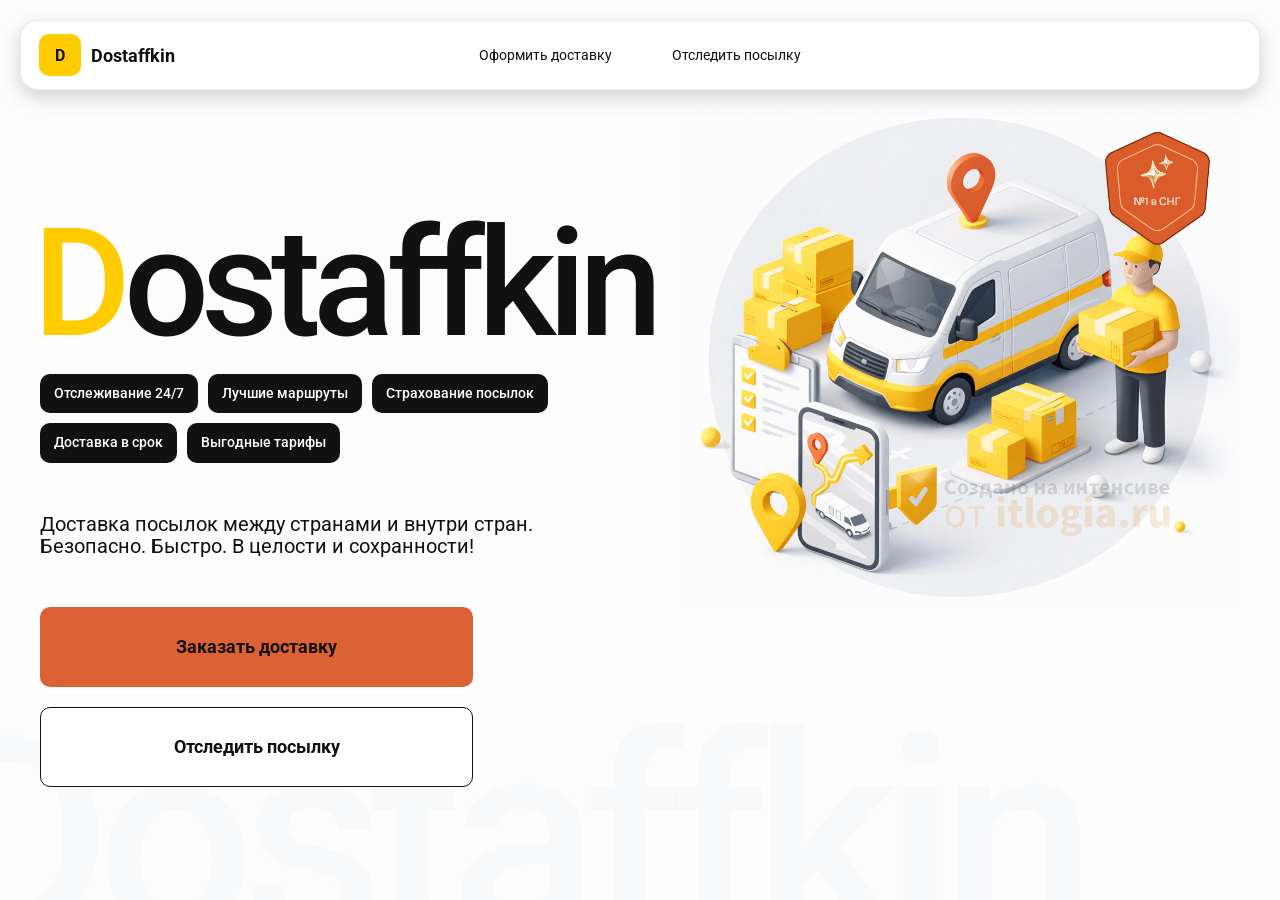
<file: index.html>
<!doctype html>
<html lang="ru">

<head>
    <meta charset="utf-8" />
    <meta name="viewport" content="width=device-width,initial-scale=1,maximum-scale=1,user-scalable=0" />
    <title>Dostaffkin — Доставка посылок между странами и внутри стран. Безопасно. Быстро. В целости и сохранности!
    </title>
    <link rel="stylesheet" href="styles/base.css" />
    <link rel="stylesheet" href="styles/base_adaptive.css" />
    <link rel="stylesheet" href="styles/index.css" />
    <link rel="stylesheet" href="styles/index_adaptive.css" />
</head>

<body>

    <div class="container">
    
        <header class="header">
            <a class="header-brand" href="#">
                <div class="header-logo">D</div>
                <div class="header-title">Dostaffkin</div>
            </a>
            <nav class="header-menu">
                <a class="header-link" href="./order.html">Оформить <span>доставку</span></a>
                <a class="header-link" href="./track.html">Отследить <span>посылку</span></a>
            </nav>
        </header>
        <main class="main">
            <section class="main-info">
                <div class="main-title">
                    <span>D</span>ostaffkin
                </div>
                <div class="main-features">
                    <div class="main-feature">Отслеживание 24/7</div>
                    <div class="main-feature">Лучшие маршруты</div>
                    <div class="main-feature">Страхование посылок</div>
                    <div class="main-feature">Доставка в срок</div>
                    <div class="main-feature">Выгодные тарифы</div>
                </div>
                <div class="main-description">
                    Доставка посылок между странами и внутри стран.
                    Безопасно. Быстро. В целости и сохранности!
                </div>
                <div class="main-actions">
                    <a class="button" type="button" href="./order.html">Заказать доставку</a>
                    <a class="button button-white" type="button" href="./track.html">Отследить посылку</a>
                </div>                
            </section>
            <div class="main-title-ghost">Dostaffkin</div>
            <section class="main-image">
                <img src="images/main-image.png" alt="Main image" />
            </section>
        </main>
    </div>

    

</body>

</html>
</file>
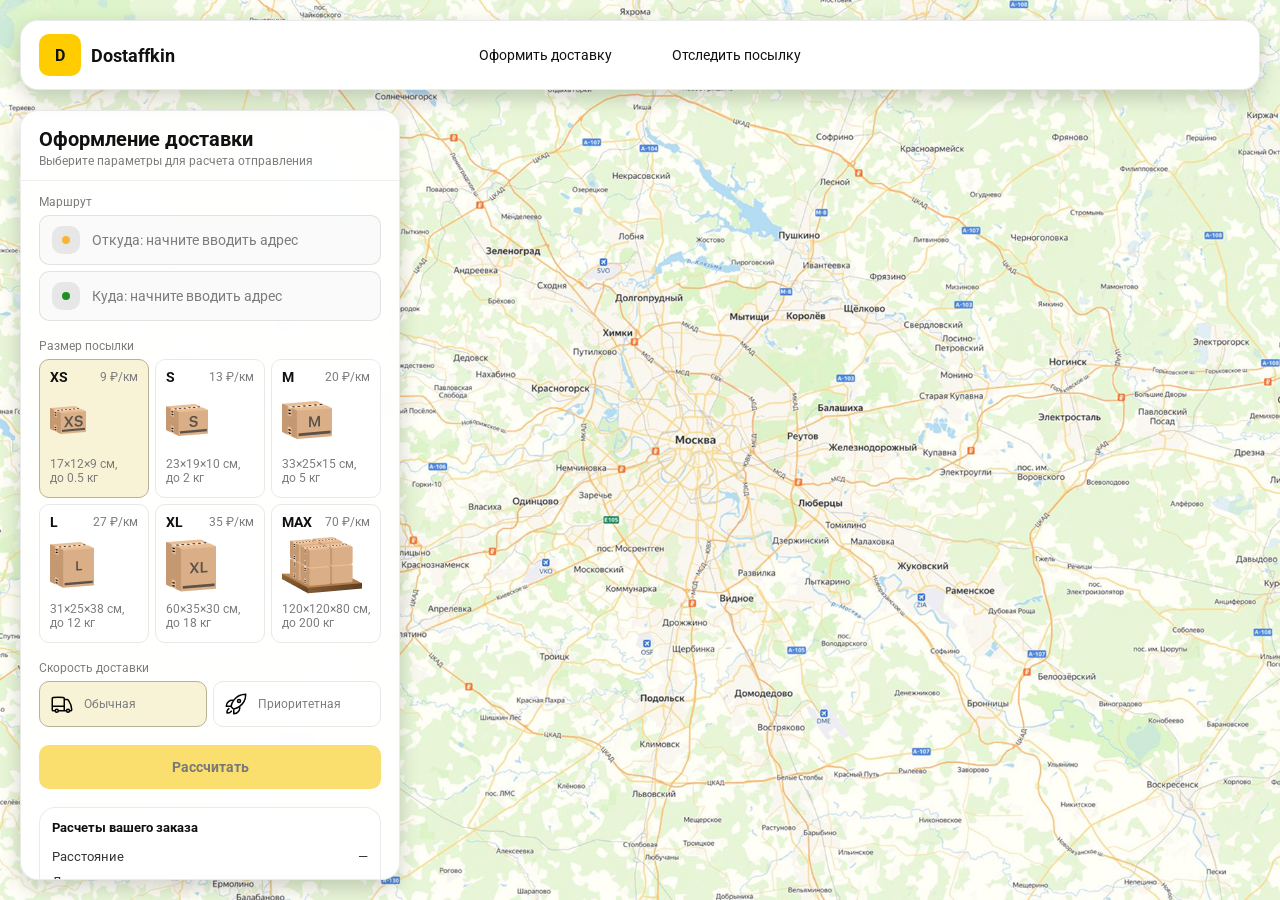
<file: order.html>
<!doctype html>
<html lang="ru">

<head>
    <meta charset="utf-8" />
    <meta name="viewport" content="width=device-width,initial-scale=1,maximum-scale=1,user-scalable=0" />
    <title>Оформление доставки</title>

    <link rel="stylesheet" href="styles/base.css" />
    <link rel="stylesheet" href="styles/base_adaptive.css" />

    <link rel="stylesheet" href="styles/order.css" />
    <link rel="stylesheet" href="styles/order_adaptive.css" />
</head>

<body>

    <div id="map"></div>

    <header class="header">
        <a class="header-brand" href="./index.html">
            <div class="header-logo">D</div>
            <div class="header-title">Dostaffkin</div>
        </a>
        <nav class="header-menu">
            <a class="header-link" href="#">Оформить <span>доставку</span></a>
            <a class="header-link" href="./track.html">Отследить <span>посылку</span></a>
        </nav>
    </header>

    <aside class="main" id="sidebar">

        <div class="main-header">
            <div class="main-title">Оформление доставки</div>
            <div class="main-text">Выберите параметры для расчета отправления</div>
        </div>

        <div class="main-content">

            <div class="main-route">
                <div class="main-block-title">Маршрут</div>
                <div class="main-fields">
                    <div class="main-field" id="fromField">
                        <div class="main-pin"></div>
                        <input id="from" placeholder="Откуда: начните вводить адрес" autocomplete="off" />
                        <div class="main-ac" id="fromAc" role="listbox" aria-label="Подсказки адресов"></div>
                    </div>
            
                    <div class="main-field" id="toField">
                        <div class="main-pin"></div>
                        <input id="to" placeholder="Куда: начните вводить адрес" autocomplete="off" />
                        <div class="main-ac" id="toAc" role="listbox" aria-label="Подсказки адресов"></div>
                    </div>
                </div>
            </div>

            <div class="main-package">
                <div class="main-block-title">Размер посылки</div>
            
                <div class="main-sizes">
                    <div class="main-size-card is-active" data-value="xs">
                        <div class="main-size-top">
                            <div class="main-size-label">XS</div>
                            <div class="main-size-rate">9 ₽/км</div>
                        </div>
                        <div class="main-size-media">
                            <img src="images/sizes/xs.png" alt="Короб XS" />
                        </div>
                        <div class="main-size-description">17×12×9 см,<br>до 0.5 кг</div>
                    </div>
            
                    <div class="main-size-card" data-value="s">
                        <div class="main-size-top">
                            <div class="main-size-label">S</div>
                            <div class="main-size-rate">13 ₽/км</div>
                        </div>
                        <div class="main-size-media">
                            <img src="images/sizes/s.png" alt="Короб S" />
                        </div>
                        <div class="main-size-description">23×19×10 см,<br>до 2 кг</div>
                    </div>
            
                    <div class="main-size-card" data-value="m">
                        <div class="main-size-top">
                            <div class="main-size-label">M</div>
                            <div class="main-size-rate">20 ₽/км</div>
                        </div>
                        <div class="main-size-media">
                            <img src="images/sizes/m.png" alt="Короб M" />
                        </div>
                        <div class="main-size-description">33×25×15 см,<br>до 5 кг</div>
                    </div>
            
                    <div class="main-size-card" data-value="l">
                        <div class="main-size-top">
                            <div class="main-size-label">L</div>
                            <div class="main-size-rate">27 ₽/км</div>
                        </div>
                        <div class="main-size-media">
                            <img src="images/sizes/l.png" alt="Короб L" />
                        </div>
                        <div class="main-size-description">31×25×38 см,<br>до 12 кг</div>
                    </div>
            
                    <div class="main-size-card" data-value="xl">
                        <div class="main-size-top">
                            <div class="main-size-label">XL</div>
                            <div class="main-size-rate">35 ₽/км</div>
                        </div>
                        <div class="main-size-media">
                            <img src="images/sizes/xl.png" alt="Короб XL" />
                        </div>
                        <div class="main-size-description">60×35×30 см,<br>до 18 кг</div>
                    </div>
            
                    <div class="main-size-card" data-value="max">
                        <div class="main-size-top">
                            <div class="main-size-label">MAX</div>
                            <div class="main-size-rate">70 ₽/км</div>
                        </div>
                        <div class="main-size-media main-size-media-palleta">
                            <img src="images/sizes/max.png" alt="Паллета" />
                        </div>
                        <div class="main-size-description">120×120×80 см,<br>до 200 кг</div>
                    </div>
                </div>
            </div>

            <div class="main-speed">
                <div class="main-block-title">Скорость доставки</div>
            
                <div class="main-speeds">
                    <div class="main-speed-card is-active" data-value="regular">
                        <img class="main-speed-media" src="images/icons/regular.svg" alt="Regular" />
                        <div class="main-speed-description">Обычная</div>
                    </div>
                    <div class="main-speed-card" data-value="fast">
                        <img class="main-speed-media" src="images/icons/fast.svg" alt="Fast" />
                        <div class="main-speed-description">Приоритетная</div>
                    </div>
            
                </div>
            </div>

            <div class="main-calculate-block">
                <button id="calc" class="button calculate-button" type="button" disabled>Рассчитать</button>
            </div>

            <div class="main-result" id="result">
                <div class="main-result-title">Расчеты вашего заказа</div>
                <div class="main-result-lines">
                    <div class="main-result-line"><span>Расстояние</span><span id="distanceValue">—</span></div>
                    <div class="main-result-line"><span>Доставим через</span><span id="durationValue">—</span></div>
                    <div class="main-result-line"><span>Тариф</span><span id="rateValue">—</span></div>
                </div>
                <div class="main-price">
                    <div class="main-price-label">Итого</div>
                    <div class="main-price-value" id="totalValue">—</div>
                </div>
            </div>

            <div class="main-order-box">
                <div class="main-order-form" id="orderForm">
                    <div class="main-order-title">Оформление доставки</div>
                    <div class="main-block-info-row">
                        <div class="main-block-title">Контакты</div>
                        <div class="order-fields">
                            <div class="main-field">
                                <input id="customerName" placeholder="Ваше имя" autocomplete="off" />
                            </div>
                            <div class="main-field">
                                <input id="customerPhone" placeholder="Ваш телефон" autocomplete="off" inputmode="tel" />
                            </div>
                        </div>
                    </div>
                    <div class="main-block-info-row extra-info">
                        <div class="main-block-title">Дополнительная информация</div>
                        <div class="main-field textarea">
                            <textarea id="comment" placeholder="Детали доставки и комментарии"></textarea>
                        </div>
                    </div>
                    <button id="submit" class="button main-submit-request" type="button" disabled>Отправить
                        заявку
                    </button>
                </div>
            
                <div class="main-order-success" id="orderSuccess">
                    <div class="main-success-icon">✓</div>
                    <div class="main-success-title">Заявка отправлена!</div>
                    <div class="main-success-title">Номер отправления – <span id="orderId"></span></div>
                    <div class="main-success-subtitle">Мы скоро свяжемся с вами</div>
                </div>
            </div>

        </div>

    </aside>

</body>

</html>
</file>
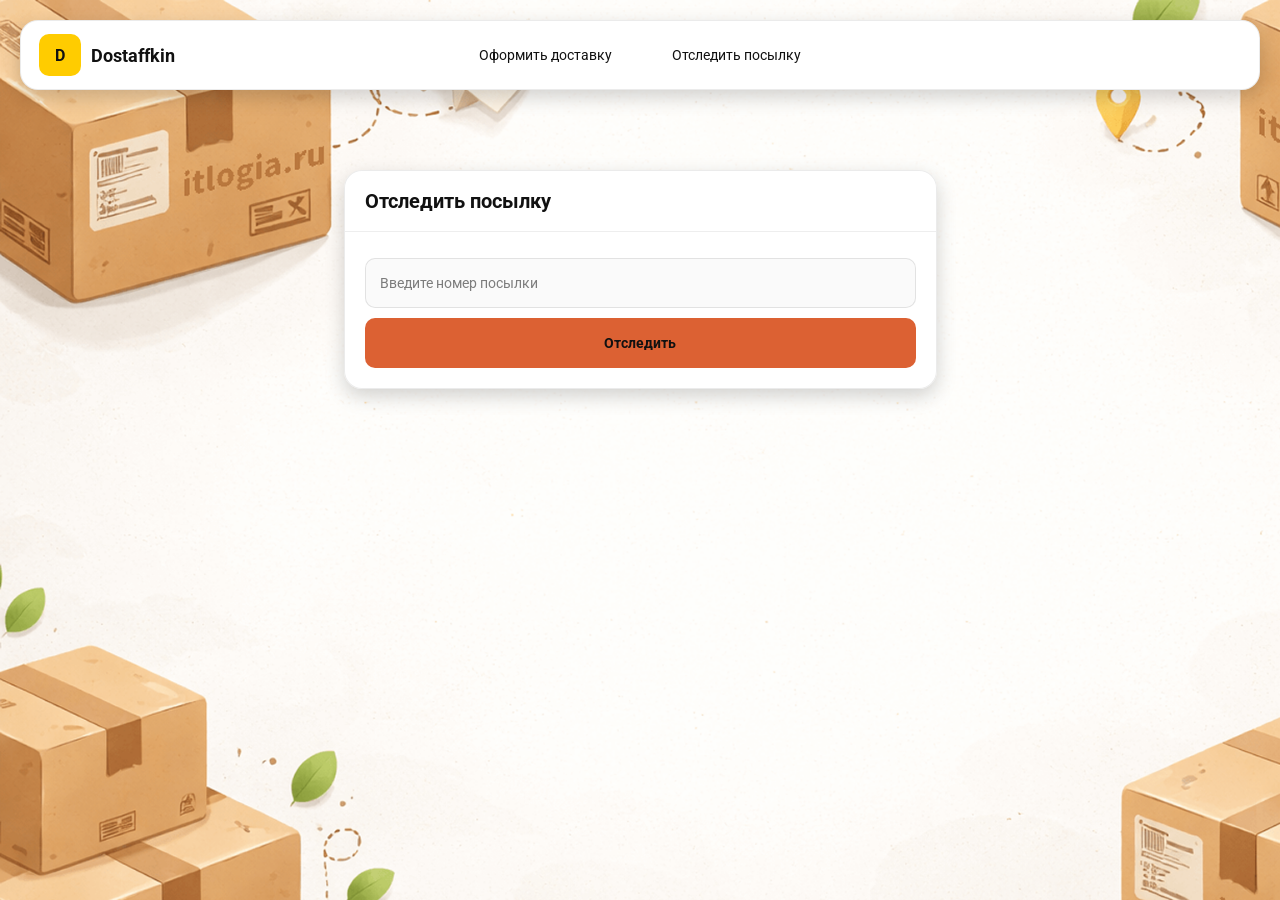
<file: track.html>
<!doctype html>
<html lang="ru">

<head>
    <meta charset="utf-8" />
    <meta name="viewport" content="width=device-width,initial-scale=1,maximum-scale=1,user-scalable=0" />
    <title>Отследить посылку</title>
    <link rel="stylesheet" href="styles/base.css" />
    <link rel="stylesheet" href="styles/base_adaptive.css" />

    <link rel="stylesheet" href="styles/track.css" />
    <link rel="stylesheet" href="styles/track_adaptive.css" />
</head>

<body>

    <div class="container">

        <header class="header">
            <a class="header-brand" href="./index.html">
                <div class="header-logo">D</div>
                <div class="header-title">Dostaffkin</div>
            </a>
            <nav class="header-menu">
                <a class="header-link" href="./order.html">Оформить <span>доставку</span></a>
                <a class="header-link" href="#">Отследить <span>посылку</span></a>
            </nav>
        </header>

        <main class="track-content">

            <section class="track-card track-search">
                <div class="track-title">Отследить посылку</div>
                <div class="track-action">
                    <div class="main-field track-field">
                        <input id="trackNumber" placeholder="Введите номер посылки" autocomplete="off" />
                    </div>
                    <button id="trackButton" class="button track-button" type="button">Отследить</button>
                </div>
            </section>

            <section class="track-card track-result" id="trackResult">
                <div class="track-result-header">
                    <div class="track-id" id="trackIdValue"></div>
                    <div class="track-routes">
                        <div class="track-route">
                            <div class="track-route-pin">
                                <svg xmlns="http://www.w3.org/2000/svg" fill="none" viewBox="0 0 24 24" stroke-width="1.5"
                                    stroke="orange" class="size-6">
                                    <path stroke-linecap="round" stroke-linejoin="round"
                                        d="M15 10.5a3 3 0 1 1-6 0 3 3 0 0 1 6 0Z" />
                                    <path stroke-linecap="round" stroke-linejoin="round"
                                        d="M19.5 10.5c0 7.142-7.5 11.25-7.5 11.25S4.5 17.642 4.5 10.5a7.5 7.5 0 1 1 15 0Z" />
                                </svg>
                            </div>
                            <div class="track-route-address" id="trackFromValue">
                                Откуда: Москва, улица Арбат, 1
                            </div>
                        </div>
                        <div class="track-route track-route-arrow">
                            <svg xmlns="http://www.w3.org/2000/svg" fill="none" viewBox="0 0 24 24" stroke-width="1.5"
                                stroke="currentColor" class="size-6">
                                <path stroke-linecap="round" stroke-linejoin="round" d="M19.5 13.5 12 21m0 0-7.5-7.5M12 21V3" />
                            </svg>
                        </div>
                        <div class="track-route">
                            <div class="track-route-pin">
                                <svg xmlns="http://www.w3.org/2000/svg" fill="none" viewBox="0 0 24 24" stroke-width="1.5"
                                    stroke="green" class="size-6">
                                    <path stroke-linecap="round" stroke-linejoin="round"
                                        d="M15 10.5a3 3 0 1 1-6 0 3 3 0 0 1 6 0Z" />
                                    <path stroke-linecap="round" stroke-linejoin="round"
                                        d="M19.5 10.5c0 7.142-7.5 11.25-7.5 11.25S4.5 17.642 4.5 10.5a7.5 7.5 0 1 1 15 0Z" />
                                </svg>
                            </div>
                            <div class="track-route-address" id="trackToValue">
                                Куда: Минск, проспект Независимости, 58
                            </div>
                        </div>
                    </div>
                </div>
                <div class="track-info">
                    <div class="track-status-title">Статус данной посылки:</div>
                    <div class="track-status-list" id="trackStatusList">
            
            
                        <div class="track-status created">
                            <img src="images/icons/created.svg" class="track-status-icon" alt="Created">
                            <div class="track-status-text">
                                <div class="track-status-text-state">Создан</div>
                                <div class="track-status-text-date">10.01.2026</div>
                            </div>
                        </div>
            
                        <div class="track-status in-way">
                            <img src="images/icons/in-way.svg" class="track-status-icon" alt="In way">
                            <div class="track-status-text">
                                <div class="track-status-text-state">В пути: Москва</div>
                                <div class="track-status-text-date">18.01.2026</div>
                            </div>
                        </div>
            
                        <div class="track-status ready">
                            <img src="images/icons/ready.svg" class="track-status-icon" alt="Ready">
                            <div class="track-status-text">
                                <div class="track-status-text-state">Готов к выдаче</div>
                                <div class="track-status-text-date">25.01.2026</div>
                            </div>
                        </div>
            
                        <div class="track-status done">
                            <img src="images/icons/done.svg" class="track-status-icon" alt="Done">
                            <div class="track-status-text">
                                <div class="track-status-text-state">Вручен</div>
                                <div class="track-status-text-date">27.01.2026</div>
                            </div>
                        </div>
            
                    </div>
                </div>
            </section>

        </main>

    </div>

</body>

</html>
</file>
<file: styles/base.css>
*,
*::before,
*::after {
    box-sizing: border-box;
}

@font-face {
    font-family: "Roboto";
    src: url("../fonts/Roboto-Regular.ttf");
    font-weight: normal;
}

@font-face {
    font-family: "Roboto";
    src: url("../fonts/Roboto-Bold.ttf");
    font-weight: bold;
}

@font-face {
    font-family: "Roboto";
    src: url("../fonts/Roboto-Medium.ttf");
    font-weight: 500;
}

html,
body {
    margin: 0;
    color: #111111;
    font-family: "Roboto", sans-serif;
}

body {
    background: #FDFDFD;
}

.header {
    border-radius: 18px;
    box-shadow: 0 7px 20px 0 #0000002E;
    backdrop-filter: blur(10px);
    background: #ffffff;
    left: 20px;
    border: 1px solid rgba(0, 0, 0, 0.08);
    position: fixed;
    right: 20px;
    top: 20px;
    padding: 14px 18px;
    height: 70px;
    display: flex;
    align-items: center;
    z-index: 6;
}

.header-brand {
    display: flex;
    align-items: center;
    text-decoration: none;
    gap: 10px;
}

.header-logo {
    width: 42px;
    height: 42px;
    border-radius: 10px;
    background: #FFCC00;
    display: grid;
    place-items: center;
    font-weight: bold;
    color: #111;
}

.header-title {
    font-size: 18px;
    font-weight: bold;
    color: #111111;
    text-decoration: none;
}

.header-menu {
    display: flex;
    align-items: center;
    gap: 60px;
    margin: 0;
    position: absolute;
    left: 50%;
    transform: translateX(-50%);
}

.header-link {
    font-size: 14px;
    color: #111111;
    text-decoration: none;
}

.button {
    border: 0;
    outline: none;
    height: 44px;
    border-radius: 10px;
    font-size: 14px;
    font-weight: bold;
    cursor: pointer;
    font-family: inherit;
    transition: transform .08s ease, opacity .12s ease;
    background: #DC6133;
    color: #111111;
    text-align: center;
    text-decoration: none;
}

.button:hover {
    background-color: #E5BC19;
}

.button:disabled {
    cursor: not-allowed;
    background-color: #FADE6E;
    color: #787878;
    transform: none;
}

.button.button-white {
    background: #ffffff;
    border: 1px solid #111111;
}

.button.button-white:hover {
    background: rgb(241 241 241);
}

.main-field {
    display: flex;
    align-items: center;
    margin-top: 6px;
    gap: 10px;
    border: 1px solid #1111111A;
    background: #FAFAFA;
    border-radius: 10px;
    padding: 10px 12px;
    position: relative;
    box-sizing: border-box;
    height: 50px;
}

.main-field.textarea {
    height: auto;
}

.main-pin {
    width: 28px;
    height: 28px;
    border-radius: 10px;
    background: rgba(17, 17, 17, 0.08);
    display: grid;
    place-items: center;
    flex: 0 0 auto;
    position: relative;
}

.main-pin::before {
    content: "";
    width: 8px;
    height: 8px;
    border-radius: 999px;
    background: orange;
    opacity: .75;
    display: block;
}

.main-field:last-child .main-pin::before {
    background: green;
    opacity: .85;
}

input,
textarea {
    width: 100%;
    border: 0;
    outline: none;
    background: transparent;
    font-size: 14px;
    color: #111111;
    font-family: inherit;
}

textarea {
    resize: vertical;
    min-height: 72px;
    padding: 2px 0;
}

input::placeholder,
textarea::placeholder {
    color: #7C7C7C;
}

.main-field:focus-within {
    border-color: rgba(0, 0, 0, 0.20);
    box-shadow: 0 0 0 4px rgba(255, 204, 0, 0.35);
    background: rgba(255, 255, 255, 0.75);
}
</file>
<file: styles/base_adaptive.css>
@media (max-width: 767px) {
    .header {
        left: 10px;
        right: 10px;
        top: 10px;
    }

    .header-link span {
        display: none;
    }

    .header-menu {
        gap: 20px;
        justify-content: flex-start;
        margin: 0 0 0 30px;
        position: static;
        transform: none;
    }
}

@media (max-width: 420px) {
    .header-title {
        display: none;
    }
}

@media (max-width: 374px) {
    .header-menu {
        gap: 10px;
        margin: 0 0 0 10px;
    }
}
</file>
<file: styles/index.css>
.container {
    overflow: hidden;
    min-height: 100vh;
}

.main {
    padding: 111px 40px 40px;
    position: relative;
    display: flex;
}

.main-info {
    max-width: 840px;
    width: 100%;
    position: relative;
}

.main-title {
    margin-top: 98px;
    font-weight: 500;
    font-size: 200px;
    line-height: 1;
    letter-spacing: -0.05em;
    color: #111111;
    left: -15px;
    position: relative;
}

.main-title span {
    color: #ffcc00;
}

.main-features {
    margin-top: 15px;
    display: flex;
    flex-wrap: wrap;
    gap: 10px;
}

.main-feature {
    background: #111111;
    color: #ffffff;
    padding: 12px 14px;
    font-weight: 500;
    font-size: 14px;
    line-height: 1.1;
    border-radius: 10px;
}

.main-description {
    margin-top: 50px;
    max-width: 500px;
    font-size: 20px;
    line-height: 1.1;
    color: #111111;
}

.main-actions {
    margin-top: 50px;
    display: flex;
    flex-direction: column;
    gap: 20px;
}

.main-actions .button {
    height: 80px;
    width: 433px;
    font-size: 18px;
    font-weight: bold;
    place-items: center;
    display: grid;
}

.main-title-ghost {
    position: absolute;
    z-index: -1;
    left: -70px;
    bottom: -150px;
    font-weight: 500;
    font-size: 278px;
    line-height: 1;
    letter-spacing: -0.05em;
    color: #ECEDF04D;
}

.main-image {
    width: 1024px;
    top: 100px;
    z-index: -2;
}

.main-image img {
    width: 100%;
    max-width: 1024px;
    height: auto;
    display: block;
}
</file>
<file: styles/index_adaptive.css>
@media (max-width: 1760px) {
    .main-title {
        font-size: 150px;
        left: -7px;
    }

    .main-info {
        max-width: 640px;
    }
}

@media (max-width: 1200px) {
    .main-info {
        max-width: 540px;
    }

    .main {
        padding: 111px 20px 20px;
    }

    .main-title {
        font-size: 120px;
        left: -4px;
    }

    .main-title-ghost {
        font-size: 220px;
    }
}

@media (max-width: 1024px) {
    .main-title {
        margin-top: 30px;
    }

    .main {
        flex-direction: column-reverse;
    }

    .main-image {
        max-width: 350px;
        position: absolute;
        left: 370px;
        top: 370px;
    }

    .main-info {
        max-width: 100%;
    }

    .main-actions {
        gap: 10px;
    }

    .main-actions .button {
        height: 50px;
        font-size: 14px;
        width: auto;
        max-width: 300px;
    }

    .main-description {
        max-width: 350px;
    }
}

@media (max-width: 570px) {
    .main-title {
        font-size: 88px;
    }

    .main-description {
        max-width: 100%
    }

    .main-actions {
        width: 100%;
    }

    .main-actions .button {
        width: 100%;
        max-width: 100%
    }

    .main-image {
        max-width: 650px;
        position: absolute;
        left: 170px;
        top: 70px;
        opacity: 0.2;
    }
}

@media (max-width: 400px) {
    .main-title {
        font-size: 70px;
    }
}
</file>
<file: styles/order.css>
#map {
    background-image: url("../images/order-bg.png");
    background-size: cover;
    position: fixed;
    inset: 0;
}

.main {
    border-radius: 18px;
    box-shadow: 0 7px 20px 0 #0000002E;
    backdrop-filter: blur(10px);
    background: rgba(255, 255, 255, 0.96);
    left: 20px;
    border: 1px solid rgba(0, 0, 0, 0.08);
    position: fixed;
    top: 110px;
    bottom: 20px;
    width: 380px;
    display: flex;
    flex-direction: column;
    overflow: hidden;
    z-index: 5;
}

.main-header {
    padding: 18px 18px 12px 18px;
    border-bottom: 1px solid rgba(0, 0, 0, 0.06);
    display: flex;
    flex-direction: column;
}

.main-title {
    font-size: 20px;
    line-height: 100%;
    font-weight: bold;
}

.main-text {
    font-size: 12px;
    margin-top: 5px;
    color: #7C7C7C;
}

.main-content {
    padding: 14px 18px 18px 18px;
    overflow: auto;
    scrollbar-width: none;
    display: flex;
    flex-direction: column;
    gap: 18px;
    flex: 1;
}

.main-block-title {
    font-size: 12px;
    color: #7C7C7C;
}

.main-route .main-block-title,
.main-package .main-block-title {
    margin-bottom: 6px;
}

.main-sizes {
    display: grid;
    gap: 6px;
    grid-template-columns: repeat(3, 1fr);
}

.main-size-card {
    border: 1px solid #E8E8E7;
    background: #FFFFFF;
    border-radius: 10px;
    padding: 10px;
    cursor: pointer;
    user-select: none;
    transition: transform .08s ease, border-color .12s ease, background .12s ease;
    min-height: 139px;
}

.main-size-card:hover {
    transform: translateY(-1px);
}

.main-size-card.is-active {
    background-color: #F8F2D6;
    border-color: #B7B196;
}

.main-size-top {
    display: flex;
    align-items: center;
    justify-content: space-between;
}

.main-size-label {
    font-weight: bold;
    font-size: 14px;
    color: #111111;
    line-height: 100%;
}

.main-size-rate {
    font-size: 12px;
    color: #7C7C7C;
    line-height: 100%;
}

.main-size-media {
    margin-top: 8px;
    height: 57px;
}

.main-size-description {
    margin-top: 8px;
    font-size: 12px;
    color: #7C7C7C;
    line-height: 1.2;
}

.calculate-button {
    width: 100%;
}

.main-result {
    border: 1px solid rgba(0, 0, 0, 0.08);
    background: rgba(255, 255, 255, 0.75);
    border-radius: 16px;
    padding: 12px;
    line-height: 1.25;
}

.main-result-title {
    font-weight: bold;
    font-size: 13px;
    color: #111111;
    margin-bottom: 13px;
}

.main-result-lines {
    gap: 8px;
    display: flex;
    flex-direction: column;
}

.main-result-line {
    font-size: 13px;
    color: rgba(17, 17, 17, 0.85);
    display: flex;
    justify-content: space-between;
}

.main-price {
    margin-top: 18px;
    padding-top: 10px;
    border-top: 1px dashed rgba(0, 0, 0, 0.12);
    display: flex;
    align-items: baseline;
    justify-content: space-between;
}

.main-price-label {
    font-size: 12px;
    color: rgba(17, 17, 17, 0.55);
}

.main-price-value {
    font-size: 20px;
    font-weight: bold;
    color: #111111;
    letter-spacing: -0.3px;
}

.main-order-box {
    background: #ffffff;
    border: 1px solid #E8E8E7;
    border-radius: 10px;
    padding: 12px;
}

.main-order-title {
    margin-bottom: 8px;
    font-weight: bold;
    font-size: 14px;
    color: #111111;
}

.main-block-info {
    display: flex;
    flex-direction: column;
    gap: 6px;
}

.order-fields {
    display: grid;
    grid-template-columns: 1fr 1fr;
    column-gap: 10px;
    margin-top: 6px;
}

.main-block-info-row.extra-info {
    display: block;
    margin-top: 13px;
}

.main-submit-request {
    width: 100%;
    margin-top: 6px;
}

.main-order-success {
    display: none;
    text-align: center;
    padding: 22px 12px;
    gap: 12px;
}

.main-order-success.is-visible {
    display: flex;
    flex-direction: column;
    align-items: center;
}

.main-success-icon {
    width: 56px;
    height: 56px;
    border-radius: 50%;
    background: #16a34a;
    color: #ffffff;
    display: grid;
    place-items: center;
    font-size: 30px;
}

.main-success-title {
    font-size: 14px;
    font-weight: bold;
    color: #111111;
}

.main-success-subtitle {
    font-size: 12px;
    color: rgba(17, 17, 17, 0.55);
    line-height: 1.3;
}

.main-speed .main-block-title {
    margin-bottom: 6px;
}

.main-speeds {
    display: grid;
    gap: 6px;
    grid-template-columns: repeat(2, 1fr);
}

.main-speed-card {
    border: 1px solid #E8E8E7;
    background: #FFFFFF;
    border-radius: 10px;
    padding: 10px;
    cursor: pointer;
    user-select: none;
    transition: transform .08s ease, border-color .12s ease, background .12s ease;
    display: flex;
    align-items: center;
    gap: 10px;
}

.main-speed-card:hover {
    transform: translateY(-1px);
}

.main-speed-card.is-active {
    background-color: #F8F2D6;
    border-color: #B7B196;
}

.main-speed-description {
    font-size: 12px;
    color: #7C7C7C;
    line-height: 1.2;
}
</file>
<file: styles/order_adaptive.css>
@media (max-width: 767px) {
    .main {
        left: 10px;
        right: 10px;
        top: 50%;
        bottom: 12px;
        width: auto;
        max-width: none;
    }
}

@media (max-width: 420px) {
    .main-sizes {
        grid-template-columns: repeat(2, 1fr);
    }
}
</file>
<file: styles/track.css>
.container {
    background: #F4F4F4 url("../images/track-bg.png");
    background-size: cover;
    min-height: 100vh;
    padding: 170px 0 50px 0;
}

.track-content {
    width: 593px;
    margin: 0 auto;
}

.track-card {
    width: 100%;
    border-radius: 18px;
    box-shadow: 0 7px 20px 0 #0000002E;
    backdrop-filter: blur(10px);
    background: rgba(255, 255, 255, 0.96);
    border: 1px solid rgba(0, 0, 0, 0.08);
}

.track-title {
    font-size: 20px;
    line-height: 100%;
    font-weight: bold;
    border-bottom: 1px solid #EEEEEE;
    padding: 20px;
}

.track-action {
    padding: 20px;
}

.track-button {
    width: 100%;
    height: 50px;
}

.track-field {
    margin-bottom: 10px;
}

.track-result {
    margin-top: 5px;
    display: none;
}

.track-result.is-visible {
    display: block;
}

.track-result-header {
    font-weight: bold;
    font-size: 14px;
    color: #111111;
    padding: 20px;
    border-bottom: 1px solid #EEEEEE;
}

.track-id {
    margin-bottom: 12px;
    font-size: 20px;
}

.track-routes {
    display: flex;
    flex-direction: column;
    gap: 10px;
    font-weight: normal;
}

.track-route {
    display: flex;
    align-items: center;
    gap: 10px;
}

.track-route-pin {
    width: 24px;
    height: 24px;
    flex-shrink: 0;
}

.track-route-arrow {
    padding: 15px 0;
    width: 24px;
    height: 24px;
}

.track-info {
    padding: 20px;
}

.track-status {
    display: flex;
    align-items: center;
    font-size: 12px;
    gap: 10px;
}

.track-status-title {
    font-size: 14px;
    color: #111111;
    margin-bottom: 20px;
}

.track-status-list {
    display: flex;
    flex-direction: column;
    gap: 15px;
}

.track-status-icon {
    width: 40px;
    height: 40px;
    border-radius: 50%;
    background: rgba(17, 17, 17, 0.08);
    display: grid;
    place-items: center;
    flex: 0 0 auto;
}

.track-status.created .track-status-icon {
    background-color: #F1CB00;
}

.track-status.in-way .track-status-icon {
    background-color: #F08A11;
}

.track-status.ready .track-status-icon {
    background-color: #A35D0A;
}

.track-status.done .track-status-icon {
    background-color: #37C93B;
}

.track-status-text {
    display: flex;
    align-items: center;
    justify-content: space-between;
    color: #111111;
    font-size: 12px;
    flex: 1;
}

.track-status-date {
    color: rgba(17, 17, 17, 0.55);
}
</file>
<file: styles/track_adaptive.css>
@media (max-width: 767px) {
    .container {
        padding: 130px 0 50px 0;
    }

    .track-content {
        width: 100%;
        padding-left: 10px;
        padding-right: 10px;
    }

    .track-result-header {
        padding: 20px;
    }
}
</file>
